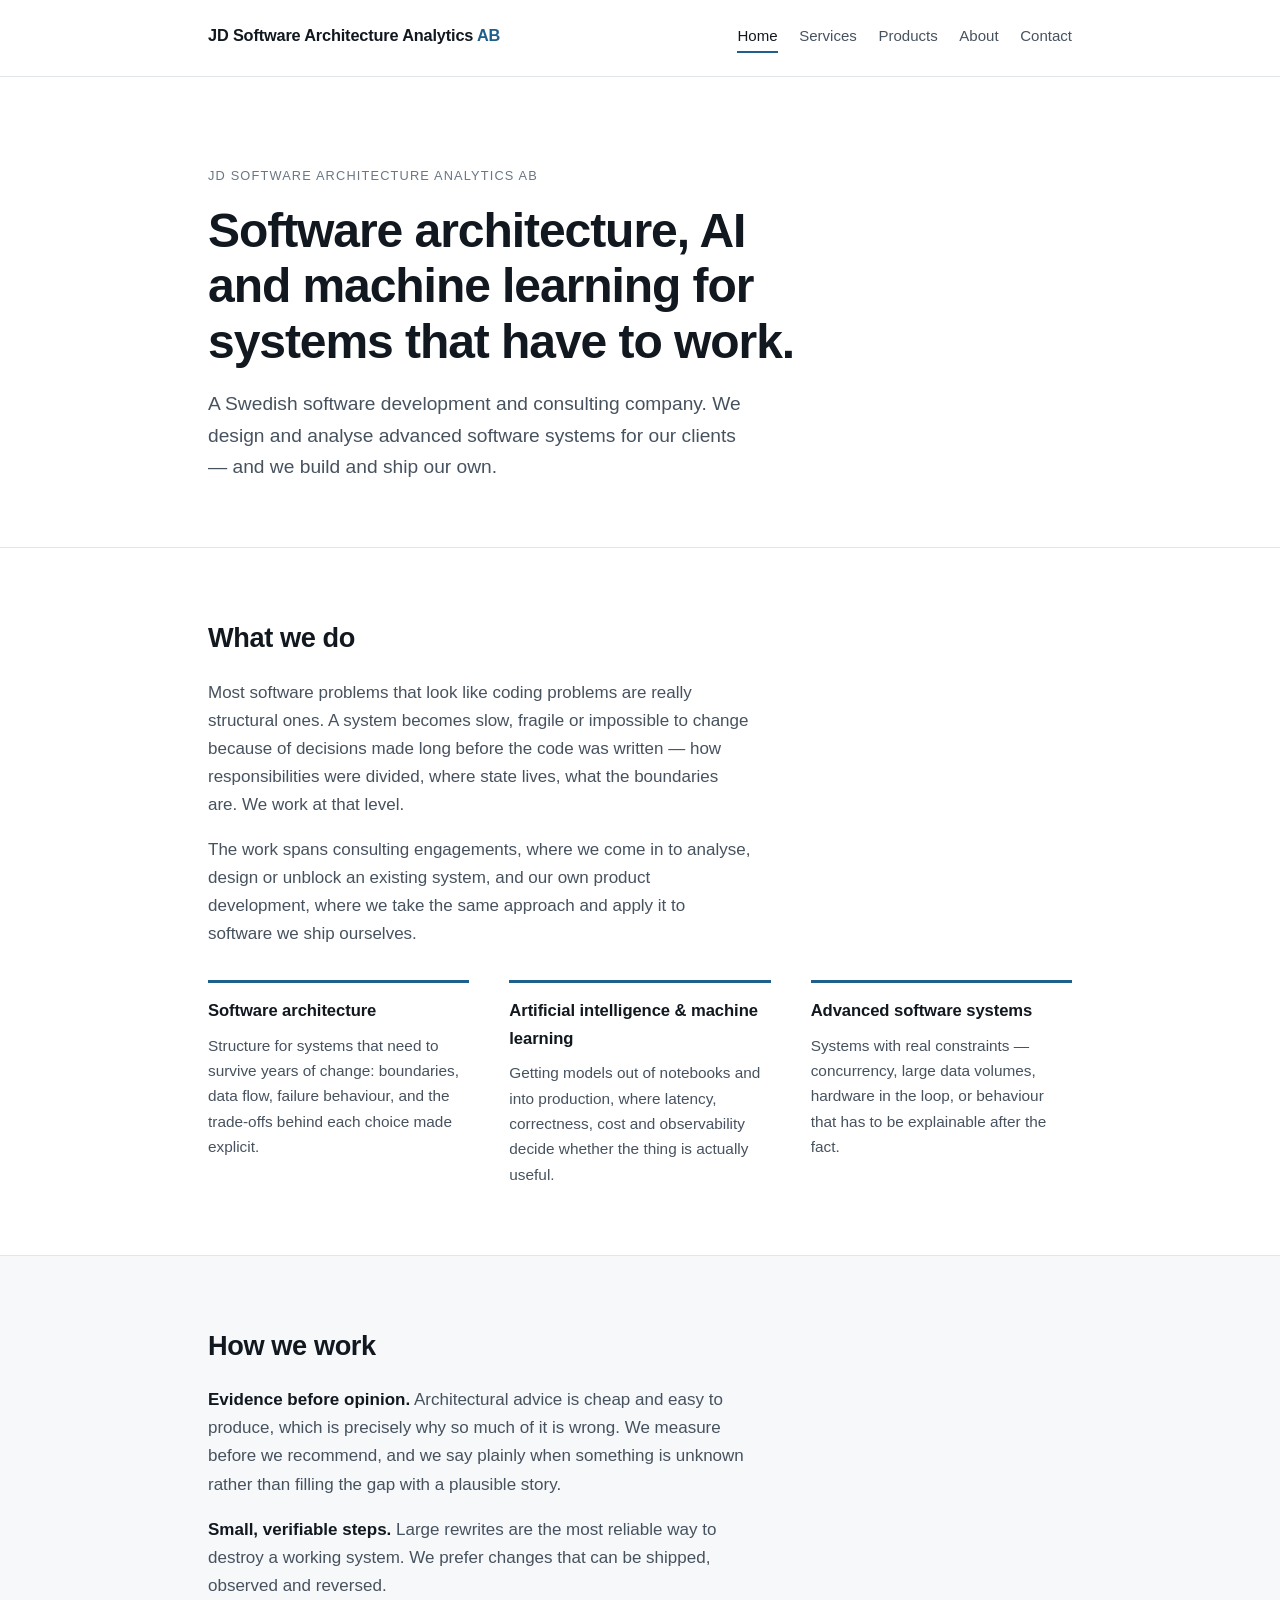
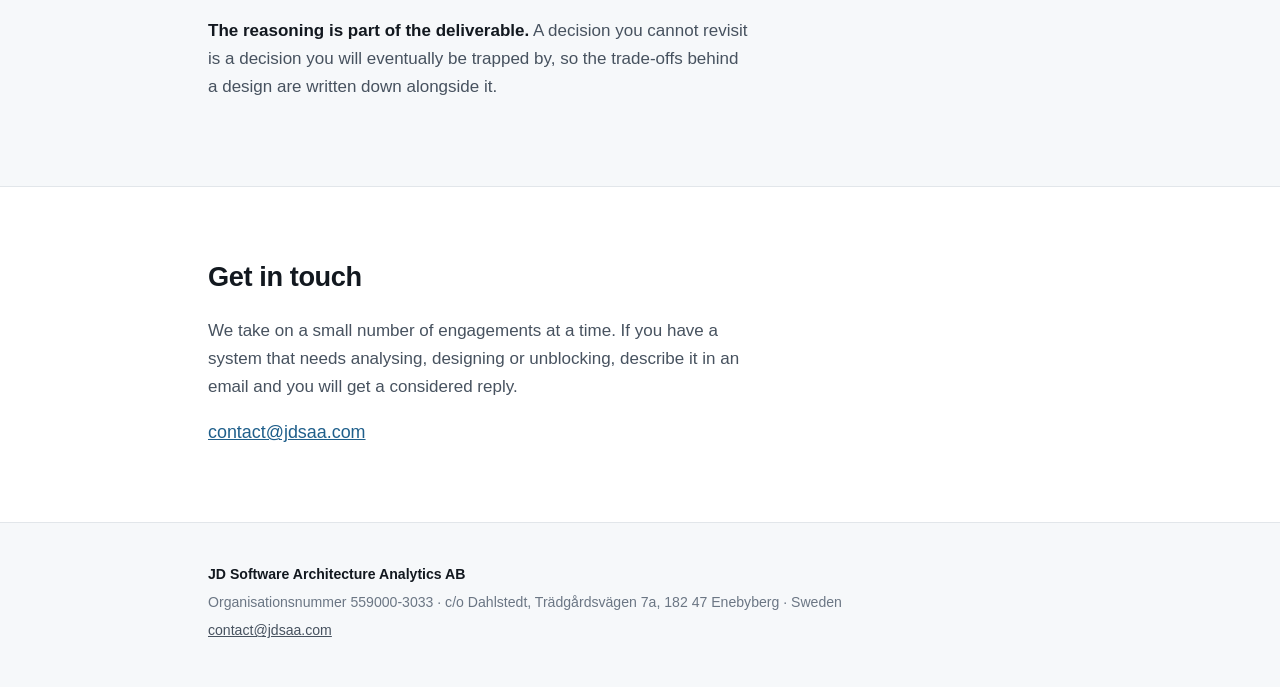
<file: index.html>
<!DOCTYPE html>
<html lang="en">
<head>
<meta charset="utf-8">
<meta name="viewport" content="width=device-width, initial-scale=1">
<title>JD Software Architecture Analytics AB — Software architecture, AI and machine learning</title>
<meta name="description" content="JD Software Architecture Analytics AB is a Swedish software development and consulting company specialising in software architecture, artificial intelligence, machine learning and advanced software systems.">
<link rel="stylesheet" href="/style.css">
</head>
<body>

<header class="site-header">
  <div class="wrap">
    <a class="wordmark" href="/">JD Software Architecture Analytics <span>AB</span></a>
    <nav>
      <a href="/" aria-current="page">Home</a>
      <a href="/services.html">Services</a>
      <a href="/products.html">Products</a>
      <a href="/about.html">About</a>
      <a href="/contact.html">Contact</a>
    </nav>
  </div>
</header>

<main>

<div class="hero">
  <div class="wrap">
    <p class="legal-name">JD Software Architecture Analytics AB</p>
    <h1>Software architecture, AI and machine learning for systems that have to work.</h1>
    <p class="lede">A Swedish software development and consulting company. We design and analyse advanced software systems for our clients &mdash; and we build and ship our own.</p>
  </div>
</div>

<section>
  <div class="wrap">
    <h2>What we do</h2>
    <p>Most software problems that look like coding problems are really structural ones. A system becomes slow, fragile or impossible to change because of decisions made long before the code was written &mdash; how responsibilities were divided, where state lives, what the boundaries are. We work at that level.</p>
    <p>The work spans consulting engagements, where we come in to analyse, design or unblock an existing system, and our own product development, where we take the same approach and apply it to software we ship ourselves.</p>

    <div class="grid">
      <div class="item">
        <h3>Software architecture</h3>
        <p>Structure for systems that need to survive years of change: boundaries, data flow, failure behaviour, and the trade-offs behind each choice made explicit.</p>
      </div>
      <div class="item">
        <h3>Artificial intelligence &amp; machine learning</h3>
        <p>Getting models out of notebooks and into production, where latency, correctness, cost and observability decide whether the thing is actually useful.</p>
      </div>
      <div class="item">
        <h3>Advanced software systems</h3>
        <p>Systems with real constraints &mdash; concurrency, large data volumes, hardware in the loop, or behaviour that has to be explainable after the fact.</p>
      </div>
    </div>
  </div>
</section>

<section class="tinted">
  <div class="wrap">
    <h2>How we work</h2>
    <p><strong>Evidence before opinion.</strong> Architectural advice is cheap and easy to produce, which is precisely why so much of it is wrong. We measure before we recommend, and we say plainly when something is unknown rather than filling the gap with a plausible story.</p>
    <p><strong>Small, verifiable steps.</strong> Large rewrites are the most reliable way to destroy a working system. We prefer changes that can be shipped, observed and reversed.</p>
    <p><strong>The reasoning is part of the deliverable.</strong> A decision you cannot revisit is a decision you will eventually be trapped by, so the trade-offs behind a design are written down alongside it.</p>
  </div>
</section>

<section>
  <div class="wrap">
    <h2>Get in touch</h2>
    <p>We take on a small number of engagements at a time. If you have a system that needs analysing, designing or unblocking, describe it in an email and you will get a considered reply.</p>
    <p class="contact-line"><a href="mailto:contact@jdsaa.com">contact@jdsaa.com</a></p>
  </div>
</section>

</main>

<footer class="site-footer">
  <div class="wrap">
    <p class="entity">JD Software Architecture Analytics AB</p>
    <p>Organisationsnummer 559000-3033 &middot; c/o Dahlstedt, Trädgårdsvägen 7a, 182 47 Enebyberg &middot; Sweden</p>
    <p><a href="mailto:contact@jdsaa.com">contact@jdsaa.com</a></p>
  </div>
</footer>

</body>
</html>
</file>
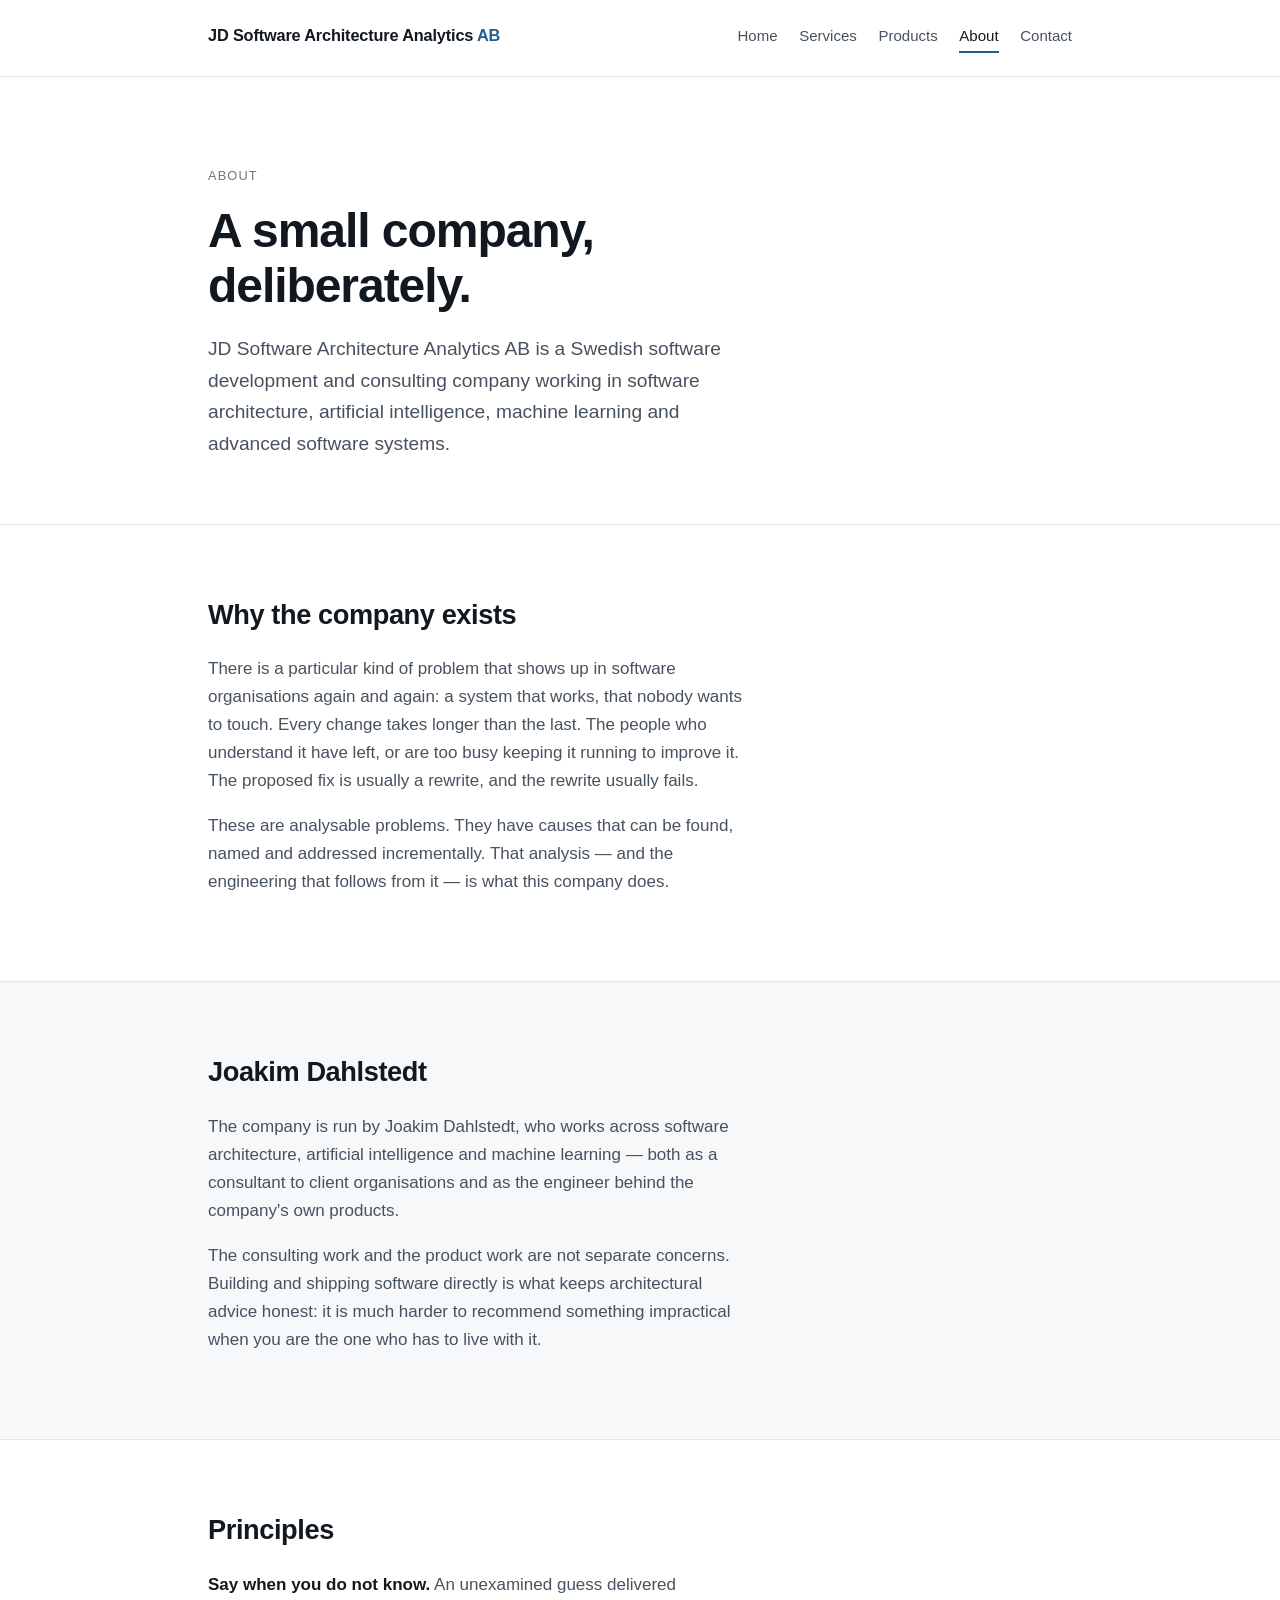
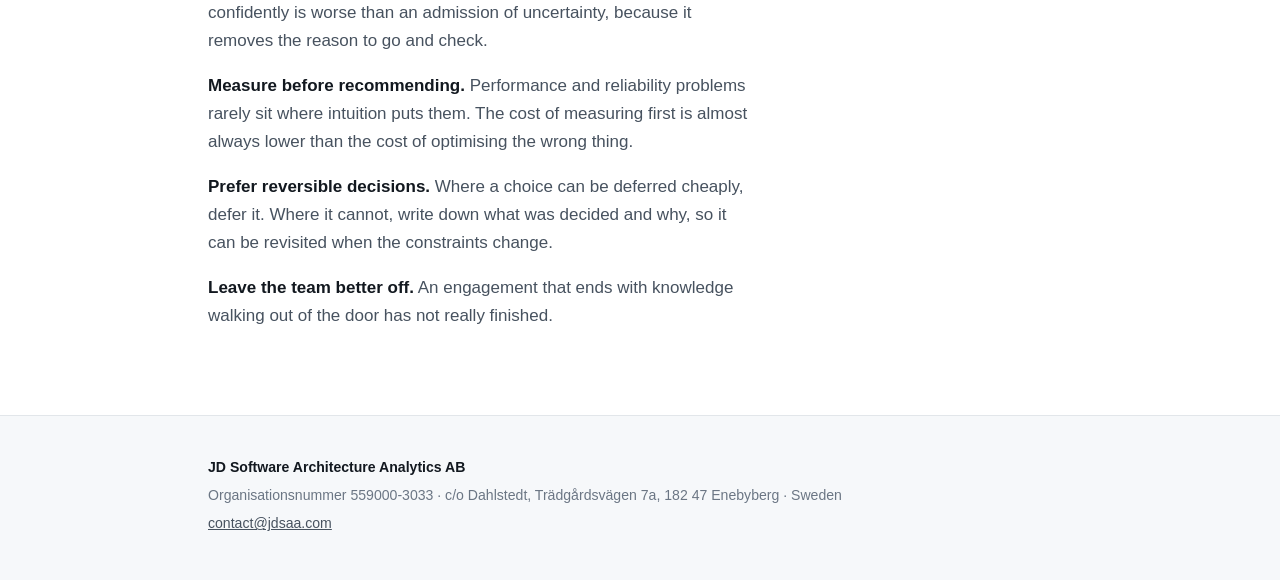
<file: about.html>
<!DOCTYPE html>
<html lang="en">
<head>
<meta charset="utf-8">
<meta name="viewport" content="width=device-width, initial-scale=1">
<title>About — JD Software Architecture Analytics AB</title>
<meta name="description" content="About JD Software Architecture Analytics AB, a Swedish software development and consulting company working in software architecture, artificial intelligence and machine learning.">
<link rel="stylesheet" href="/style.css">
</head>
<body>

<header class="site-header">
  <div class="wrap">
    <a class="wordmark" href="/">JD Software Architecture Analytics <span>AB</span></a>
    <nav>
      <a href="/">Home</a>
      <a href="/services.html">Services</a>
      <a href="/products.html">Products</a>
      <a href="/about.html" aria-current="page">About</a>
      <a href="/contact.html">Contact</a>
    </nav>
  </div>
</header>

<main>

<div class="hero">
  <div class="wrap">
    <p class="legal-name">About</p>
    <h1>A small company, deliberately.</h1>
    <p class="lede">JD Software Architecture Analytics AB is a Swedish software development and consulting company working in software architecture, artificial intelligence, machine learning and advanced software systems.</p>
  </div>
</div>

<section>
  <div class="wrap">
    <h2>Why the company exists</h2>
    <p>There is a particular kind of problem that shows up in software organisations again and again: a system that works, that nobody wants to touch. Every change takes longer than the last. The people who understand it have left, or are too busy keeping it running to improve it. The proposed fix is usually a rewrite, and the rewrite usually fails.</p>
    <p>These are analysable problems. They have causes that can be found, named and addressed incrementally. That analysis &mdash; and the engineering that follows from it &mdash; is what this company does.</p>
  </div>
</section>

<section class="tinted">
  <div class="wrap">
    <h2>Joakim Dahlstedt</h2>
    <!-- Optional: add career specifics here (previous roles, notable systems, years of
         experience). The page stands on its own without them, but a reviewer or client
         reading this page will find concrete history more persuasive than approach alone. -->
    <p>The company is run by Joakim Dahlstedt, who works across software architecture, artificial intelligence and machine learning &mdash; both as a consultant to client organisations and as the engineer behind the company's own products.</p>
    <p>The consulting work and the product work are not separate concerns. Building and shipping software directly is what keeps architectural advice honest: it is much harder to recommend something impractical when you are the one who has to live with it.</p>
  </div>
</section>

<section>
  <div class="wrap">
    <h2>Principles</h2>
    <p><strong>Say when you do not know.</strong> An unexamined guess delivered confidently is worse than an admission of uncertainty, because it removes the reason to go and check.</p>
    <p><strong>Measure before recommending.</strong> Performance and reliability problems rarely sit where intuition puts them. The cost of measuring first is almost always lower than the cost of optimising the wrong thing.</p>
    <p><strong>Prefer reversible decisions.</strong> Where a choice can be deferred cheaply, defer it. Where it cannot, write down what was decided and why, so it can be revisited when the constraints change.</p>
    <p><strong>Leave the team better off.</strong> An engagement that ends with knowledge walking out of the door has not really finished.</p>
  </div>
</section>

</main>

<footer class="site-footer">
  <div class="wrap">
    <p class="entity">JD Software Architecture Analytics AB</p>
    <p>Organisationsnummer 559000-3033 &middot; c/o Dahlstedt, Trädgårdsvägen 7a, 182 47 Enebyberg &middot; Sweden</p>
    <p><a href="mailto:contact@jdsaa.com">contact@jdsaa.com</a></p>
  </div>
</footer>

</body>
</html>
</file>
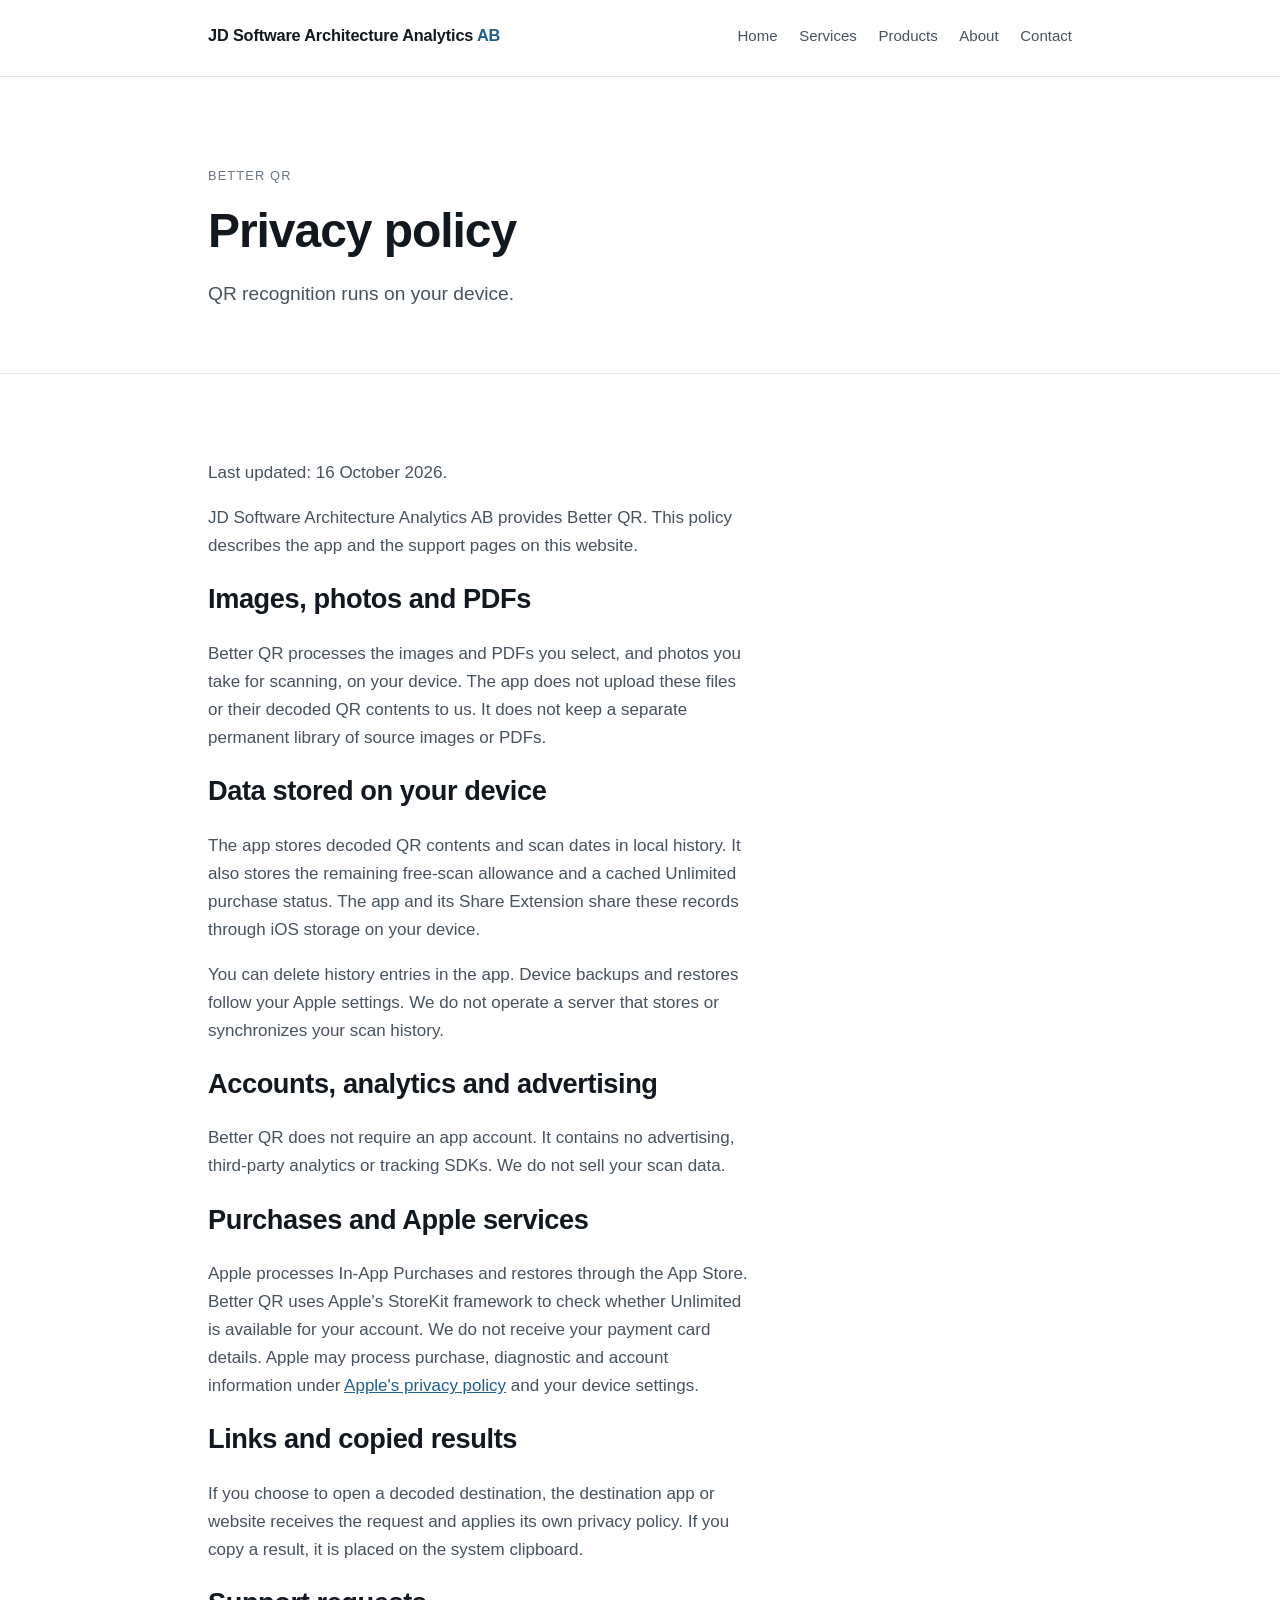
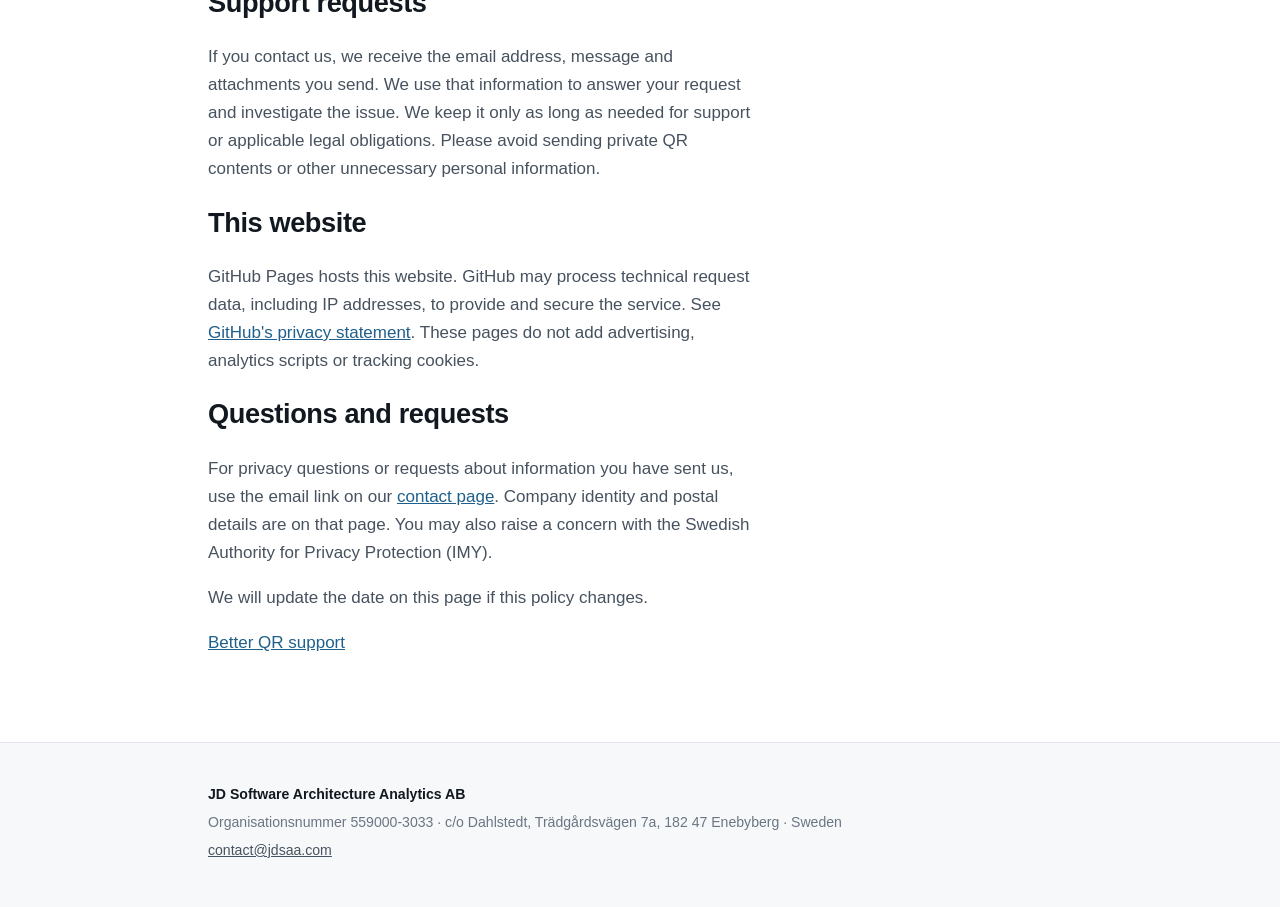
<file: better-qr-privacy.html>
<!DOCTYPE html>
<html lang="en">
<head>
<meta charset="utf-8">
<meta name="viewport" content="width=device-width, initial-scale=1">
<title>Better QR privacy policy — JD Software Architecture Analytics AB</title>
<meta name="description" content="How Better QR handles scans, local history, purchases and support requests.">
<link rel="stylesheet" href="/style.css">
</head>
<body>

<header class="site-header">
  <div class="wrap">
    <a class="wordmark" href="/">JD Software Architecture Analytics <span>AB</span></a>
    <nav>
      <a href="/">Home</a>
      <a href="/services.html">Services</a>
      <a href="/products.html">Products</a>
      <a href="/about.html">About</a>
      <a href="/contact.html">Contact</a>
    </nav>
  </div>
</header>

<main>

<div class="hero"><div class="wrap">
  <p class="legal-name">Better QR</p>
  <h1>Privacy policy</h1>
  <p class="lede">QR recognition runs on your device.</p>
</div></div>
<section><div class="wrap">
  <p>Last updated: 16 October 2026.</p>
  <p>JD Software Architecture Analytics AB provides Better QR. This policy describes the app and the support pages on this website.</p>
  <h2>Images, photos and PDFs</h2>
  <p>Better QR processes the images and PDFs you select, and photos you take for scanning, on your device. The app does not upload these files or their decoded QR contents to us. It does not keep a separate permanent library of source images or PDFs.</p>
  <h2>Data stored on your device</h2>
  <p>The app stores decoded QR contents and scan dates in local history. It also stores the remaining free-scan allowance and a cached Unlimited purchase status. The app and its Share Extension share these records through iOS storage on your device.</p>
  <p>You can delete history entries in the app. Device backups and restores follow your Apple settings. We do not operate a server that stores or synchronizes your scan history.</p>
  <h2>Accounts, analytics and advertising</h2>
  <p>Better QR does not require an app account. It contains no advertising, third-party analytics or tracking SDKs. We do not sell your scan data.</p>
  <h2>Purchases and Apple services</h2>
  <p>Apple processes In-App Purchases and restores through the App Store. Better QR uses Apple's StoreKit framework to check whether Unlimited is available for your account. We do not receive your payment card details. Apple may process purchase, diagnostic and account information under <a href="https://www.apple.com/legal/privacy/">Apple's privacy policy</a> and your device settings.</p>
  <h2>Links and copied results</h2>
  <p>If you choose to open a decoded destination, the destination app or website receives the request and applies its own privacy policy. If you copy a result, it is placed on the system clipboard.</p>
  <h2>Support requests</h2>
  <p>If you contact us, we receive the email address, message and attachments you send. We use that information to answer your request and investigate the issue. We keep it only as long as needed for support or applicable legal obligations. Please avoid sending private QR contents or other unnecessary personal information.</p>
  <h2>This website</h2>
  <p>GitHub Pages hosts this website. GitHub may process technical request data, including IP addresses, to provide and secure the service. See <a href="https://docs.github.com/en/site-policy/privacy-policies/github-general-privacy-statement">GitHub's privacy statement</a>. These pages do not add advertising, analytics scripts or tracking cookies.</p>
  <h2>Questions and requests</h2>
  <p>For privacy questions or requests about information you have sent us, use the email link on our <a href="/contact.html">contact page</a>. Company identity and postal details are on that page. You may also raise a concern with the Swedish Authority for Privacy Protection (IMY).</p>
  <p>We will update the date on this page if this policy changes.</p>
  <p><a href="/better-qr-support.html">Better QR support</a></p>
</div></section>
</main>

<footer class="site-footer">
  <div class="wrap">
    <p class="entity">JD Software Architecture Analytics AB</p>
    <p>Organisationsnummer 559000-3033 &middot; c/o Dahlstedt, Trädgårdsvägen 7a, 182 47 Enebyberg &middot; Sweden</p>
    <p><a href="mailto:contact@jdsaa.com">contact@jdsaa.com</a></p>
  </div>
</footer>

</body>
</html>
</file>
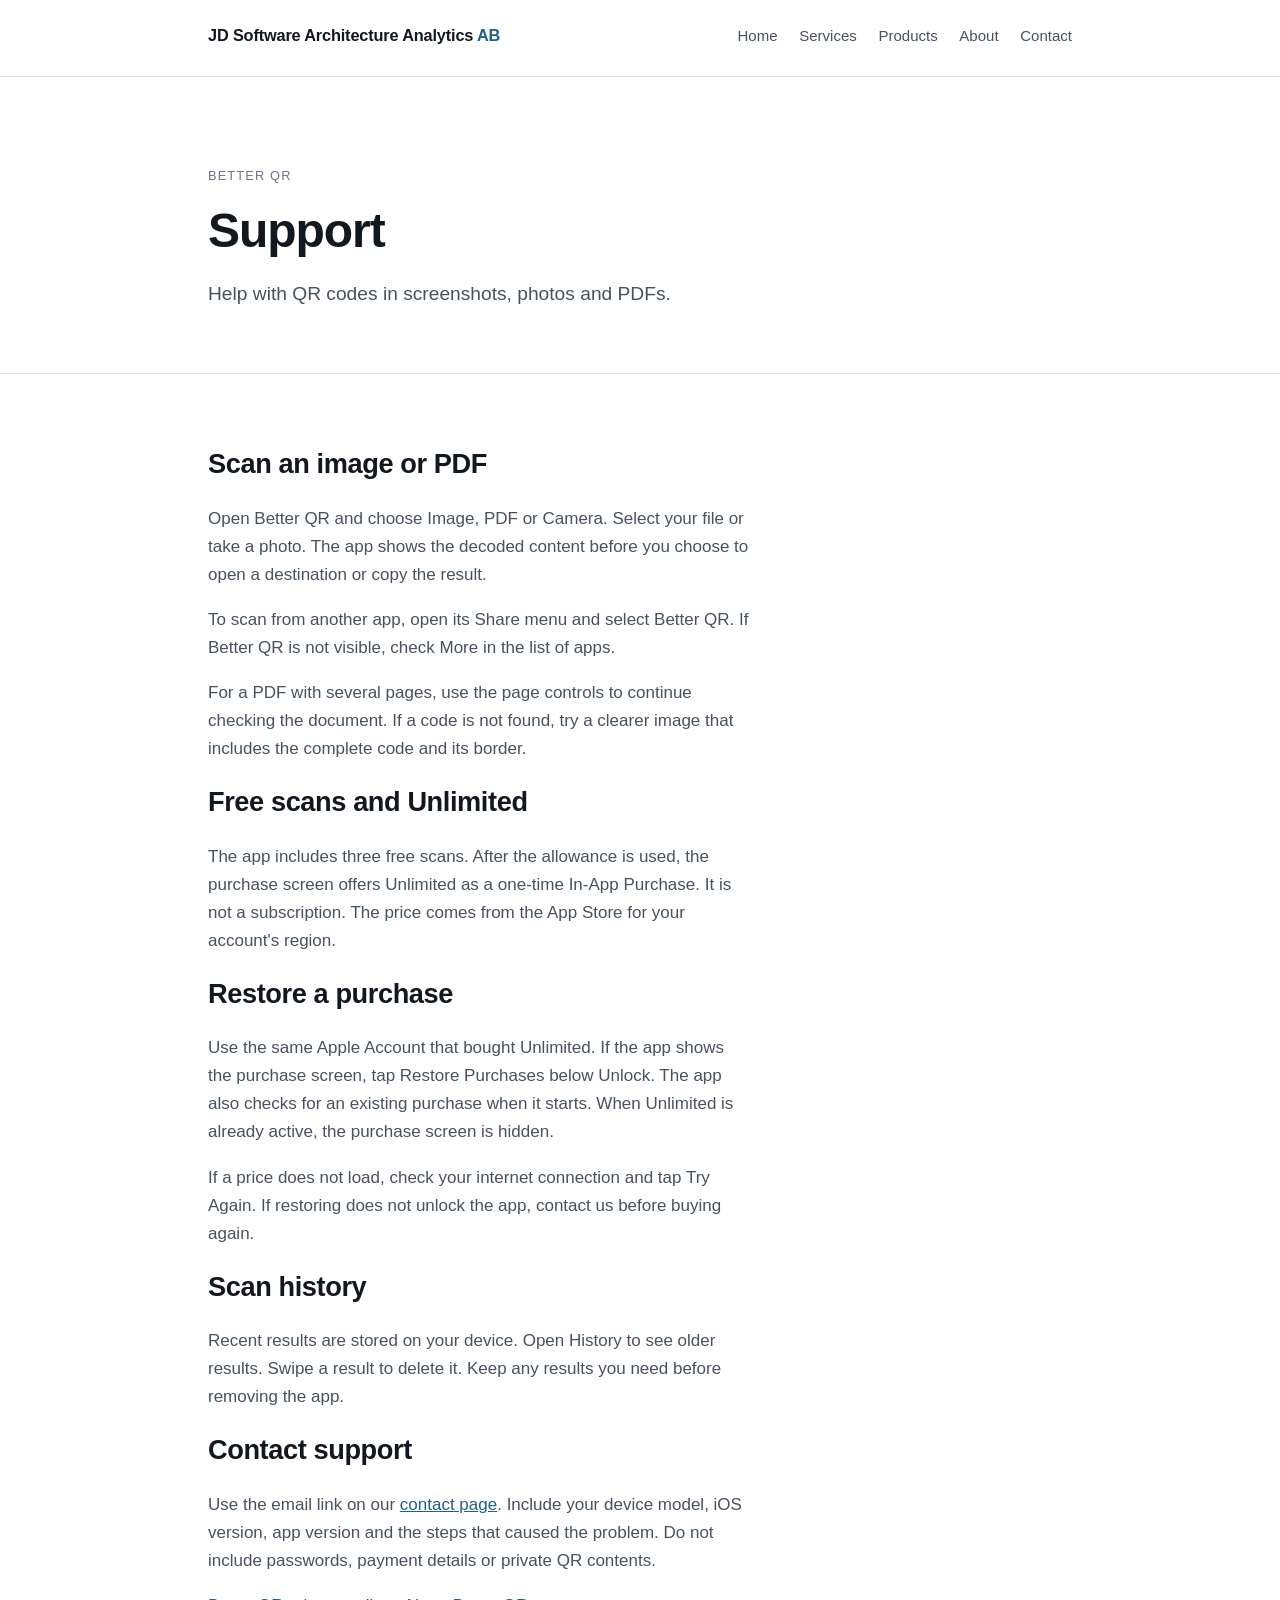
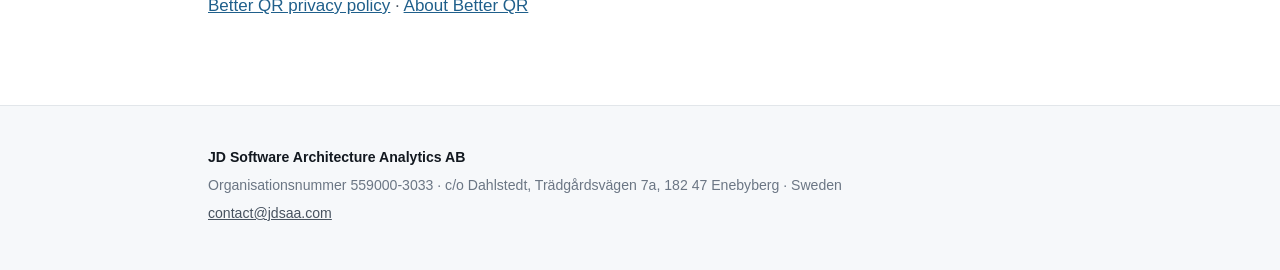
<file: better-qr-support.html>
<!DOCTYPE html>
<html lang="en">
<head>
<meta charset="utf-8">
<meta name="viewport" content="width=device-width, initial-scale=1">
<title>Better QR support — JD Software Architecture Analytics AB</title>
<meta name="description" content="Help with Better QR: scan images and PDFs, use sharing, and restore Unlimited.">
<link rel="stylesheet" href="/style.css">
</head>
<body>

<header class="site-header">
  <div class="wrap">
    <a class="wordmark" href="/">JD Software Architecture Analytics <span>AB</span></a>
    <nav>
      <a href="/">Home</a>
      <a href="/services.html">Services</a>
      <a href="/products.html">Products</a>
      <a href="/about.html">About</a>
      <a href="/contact.html">Contact</a>
    </nav>
  </div>
</header>

<main>

<div class="hero"><div class="wrap">
  <p class="legal-name">Better QR</p>
  <h1>Support</h1>
  <p class="lede">Help with QR codes in screenshots, photos and PDFs.</p>
</div></div>
<section><div class="wrap">
  <h2>Scan an image or PDF</h2>
  <p>Open Better QR and choose Image, PDF or Camera. Select your file or take a photo. The app shows the decoded content before you choose to open a destination or copy the result.</p>
  <p>To scan from another app, open its Share menu and select Better QR. If Better QR is not visible, check More in the list of apps.</p>
  <p>For a PDF with several pages, use the page controls to continue checking the document. If a code is not found, try a clearer image that includes the complete code and its border.</p>
  <h2>Free scans and Unlimited</h2>
  <p>The app includes three free scans. After the allowance is used, the purchase screen offers Unlimited as a one-time In-App Purchase. It is not a subscription. The price comes from the App Store for your account's region.</p>
  <h2>Restore a purchase</h2>
  <p>Use the same Apple Account that bought Unlimited. If the app shows the purchase screen, tap Restore Purchases below Unlock. The app also checks for an existing purchase when it starts. When Unlimited is already active, the purchase screen is hidden.</p>
  <p>If a price does not load, check your internet connection and tap Try Again. If restoring does not unlock the app, contact us before buying again.</p>
  <h2>Scan history</h2>
  <p>Recent results are stored on your device. Open History to see older results. Swipe a result to delete it. Keep any results you need before removing the app.</p>
  <h2>Contact support</h2>
  <p>Use the email link on our <a href="/contact.html">contact page</a>. Include your device model, iOS version, app version and the steps that caused the problem. Do not include passwords, payment details or private QR contents.</p>
  <p><a href="/better-qr-privacy.html">Better QR privacy policy</a> · <a href="/products.html">About Better QR</a></p>
</div></section>
</main>

<footer class="site-footer">
  <div class="wrap">
    <p class="entity">JD Software Architecture Analytics AB</p>
    <p>Organisationsnummer 559000-3033 &middot; c/o Dahlstedt, Trädgårdsvägen 7a, 182 47 Enebyberg &middot; Sweden</p>
    <p><a href="mailto:contact@jdsaa.com">contact@jdsaa.com</a></p>
  </div>
</footer>

</body>
</html>
</file>
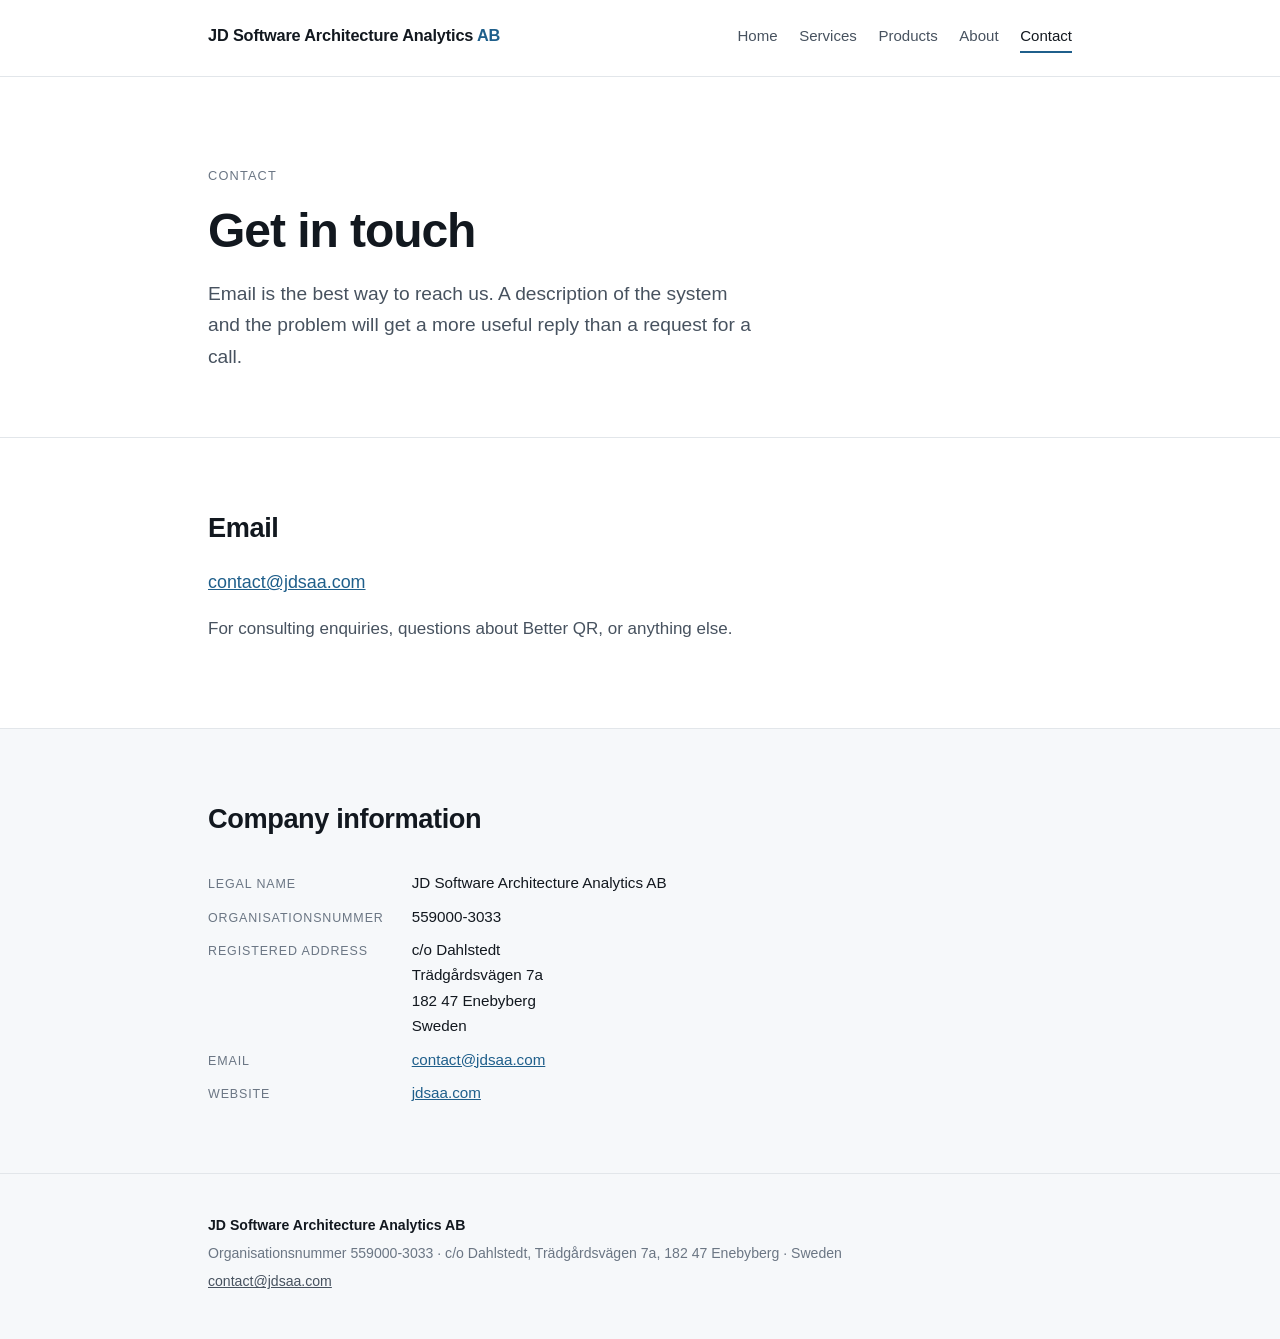
<file: contact.html>
<!DOCTYPE html>
<html lang="en">
<head>
<meta charset="utf-8">
<meta name="viewport" content="width=device-width, initial-scale=1">
<title>Contact — JD Software Architecture Analytics AB</title>
<meta name="description" content="Contact details and company information for JD Software Architecture Analytics AB, a Swedish software development and consulting company.">
<link rel="stylesheet" href="/style.css">
</head>
<body>

<header class="site-header">
  <div class="wrap">
    <a class="wordmark" href="/">JD Software Architecture Analytics <span>AB</span></a>
    <nav>
      <a href="/">Home</a>
      <a href="/services.html">Services</a>
      <a href="/products.html">Products</a>
      <a href="/about.html">About</a>
      <a href="/contact.html" aria-current="page">Contact</a>
    </nav>
  </div>
</header>

<main>

<div class="hero">
  <div class="wrap">
    <p class="legal-name">Contact</p>
    <h1>Get in touch</h1>
    <p class="lede">Email is the best way to reach us. A description of the system and the problem will get a more useful reply than a request for a call.</p>
  </div>
</div>

<section>
  <div class="wrap">
    <h2>Email</h2>
    <p class="contact-line"><a href="mailto:contact@jdsaa.com">contact@jdsaa.com</a></p>
    <p>For consulting enquiries, questions about Better QR, or anything else.</p>
  </div>
</section>

<section class="tinted">
  <div class="wrap">
    <h2>Company information</h2>
    <dl class="facts">
      <dt>Legal name</dt>
      <dd>JD Software Architecture Analytics AB</dd>
      <dt>Organisationsnummer</dt>
      <dd>559000-3033</dd>
      <dt>Registered address</dt>
      <dd>c/o Dahlstedt<br>Trädgårdsvägen 7a<br>182 47 Enebyberg<br>Sweden</dd>
      <dt>Email</dt>
      <dd><a href="mailto:contact@jdsaa.com">contact@jdsaa.com</a></dd>
      <dt>Website</dt>
      <dd><a href="https://jdsaa.com/">jdsaa.com</a></dd>
    </dl>
  </div>
</section>

</main>

<footer class="site-footer">
  <div class="wrap">
    <p class="entity">JD Software Architecture Analytics AB</p>
    <p>Organisationsnummer 559000-3033 &middot; c/o Dahlstedt, Trädgårdsvägen 7a, 182 47 Enebyberg &middot; Sweden</p>
    <p><a href="mailto:contact@jdsaa.com">contact@jdsaa.com</a></p>
  </div>
</footer>

</body>
</html>
</file>
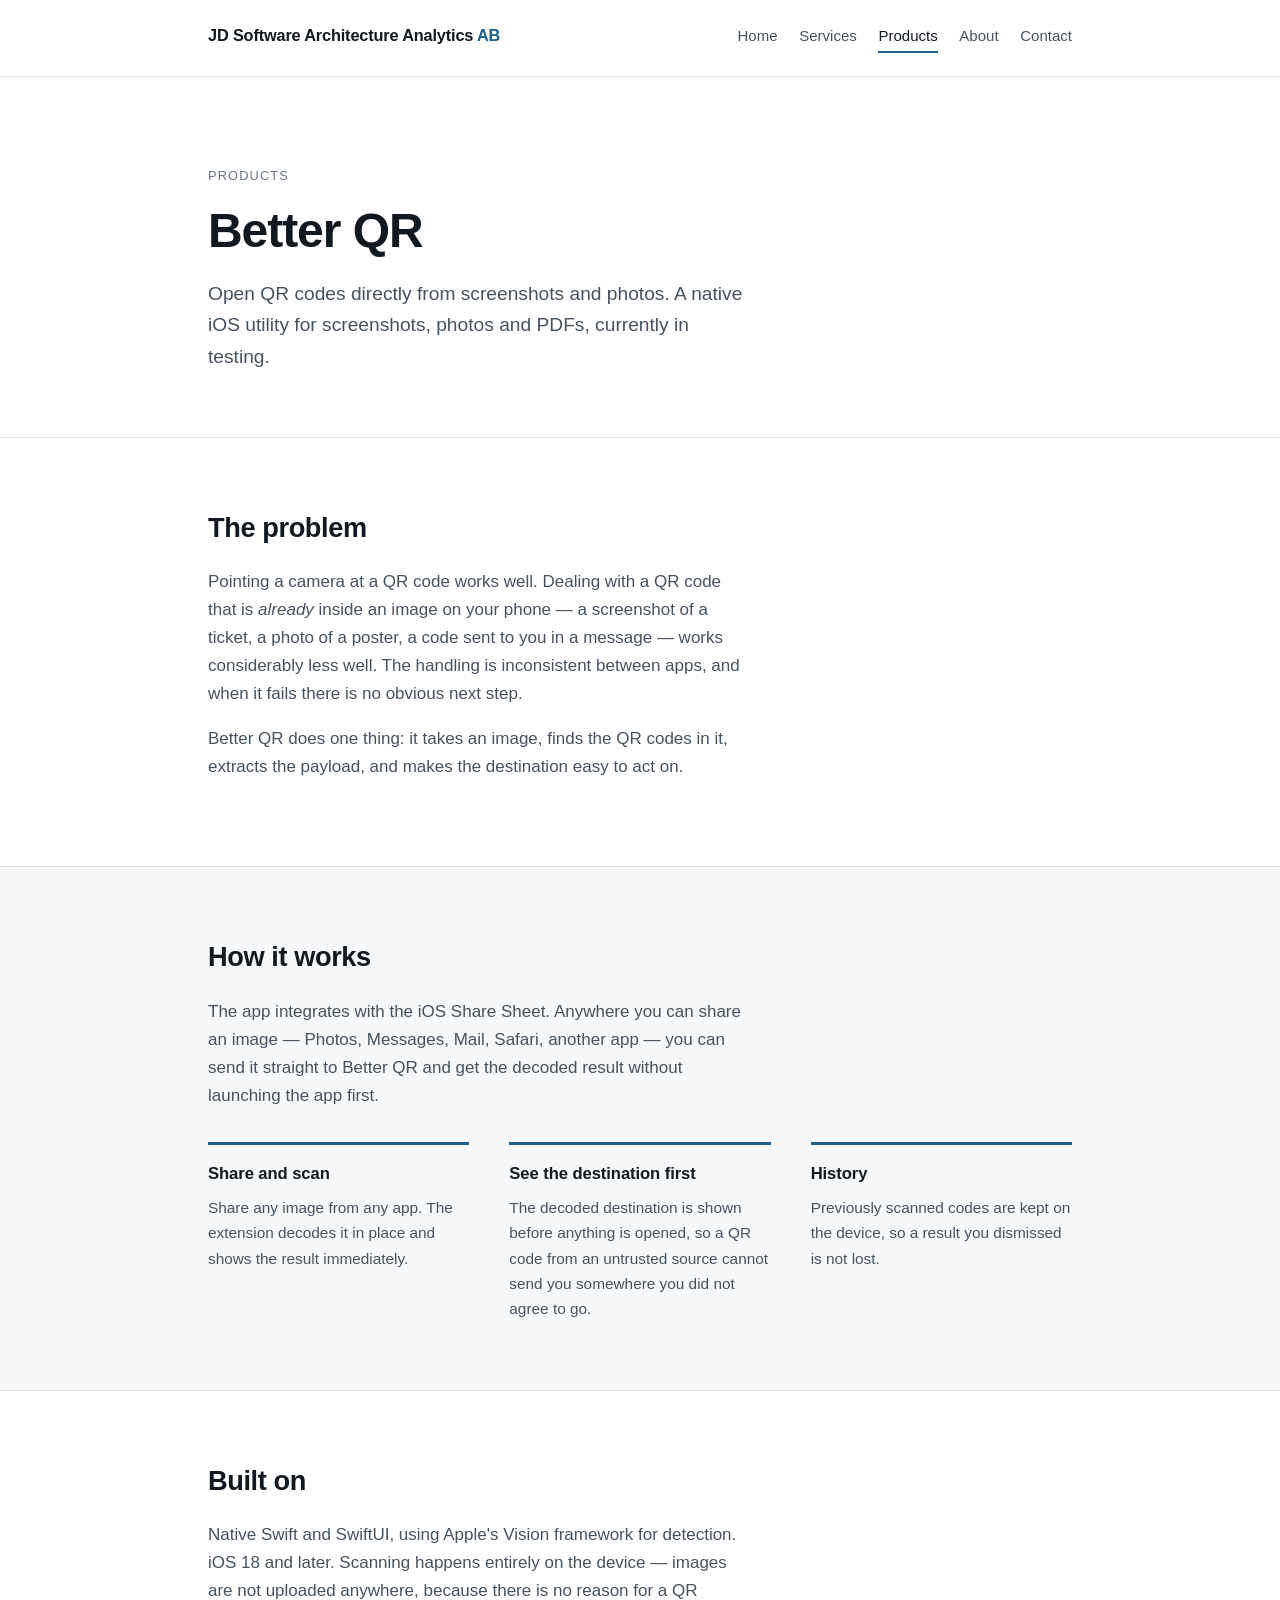
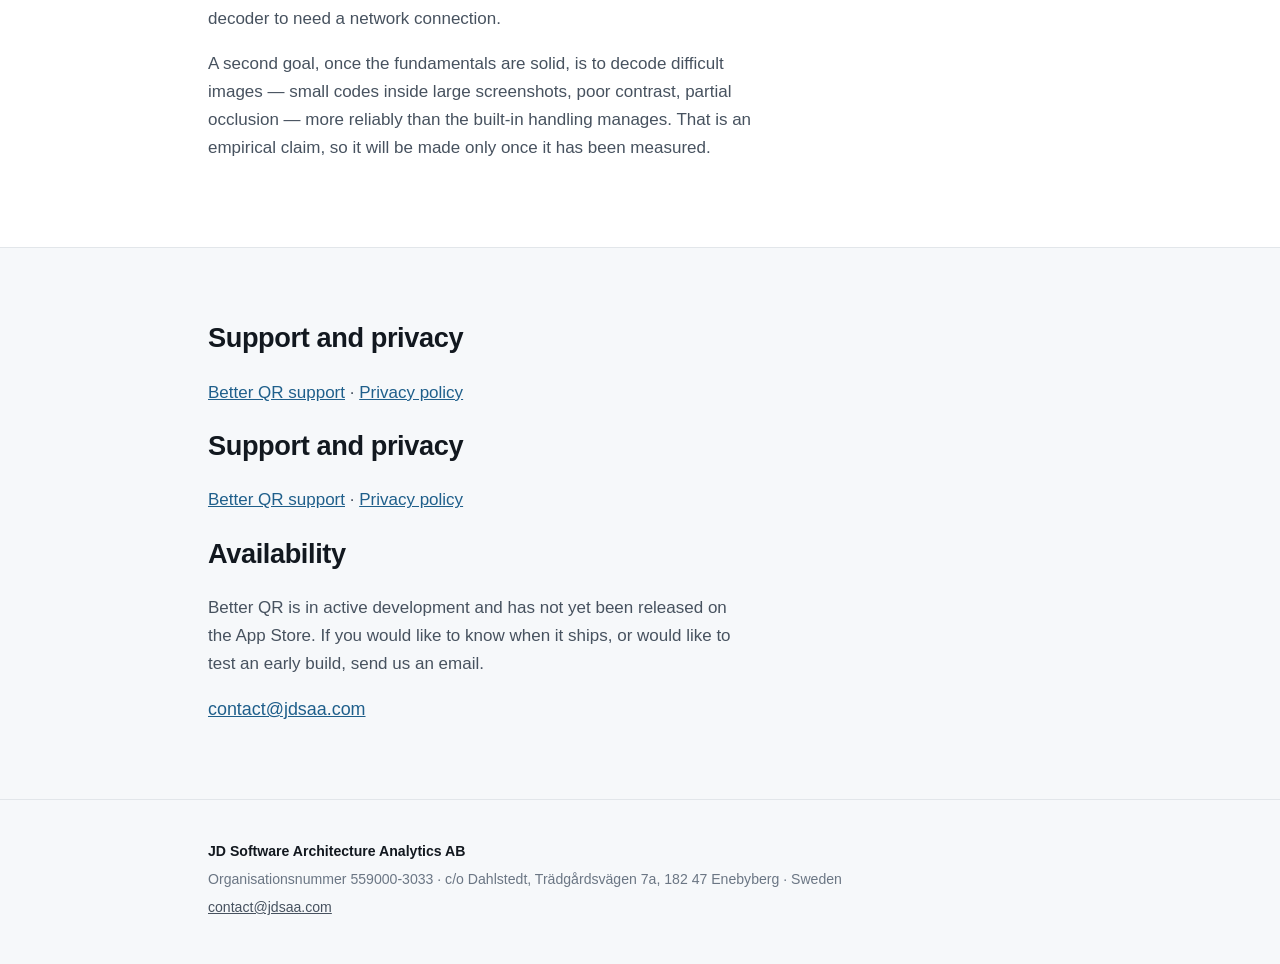
<file: products.html>
<!DOCTYPE html>
<html lang="en">
<head>
<meta charset="utf-8">
<meta name="viewport" content="width=device-width, initial-scale=1">
<title>Products — JD Software Architecture Analytics AB</title>
<meta name="description" content="Better QR — an iOS utility from JD Software Architecture Analytics AB that reads QR codes out of screenshots and photos through the iOS Share Sheet. Currently in testing.">
<link rel="stylesheet" href="/style.css">
</head>
<body>

<header class="site-header">
  <div class="wrap">
    <a class="wordmark" href="/">JD Software Architecture Analytics <span>AB</span></a>
    <nav>
      <a href="/">Home</a>
      <a href="/services.html">Services</a>
      <a href="/products.html" aria-current="page">Products</a>
      <a href="/about.html">About</a>
      <a href="/contact.html">Contact</a>
    </nav>
  </div>
</header>

<main>

<div class="hero">
  <div class="wrap">
    <p class="legal-name">Products</p>
    <h1>Better QR</h1>
    <p class="lede">Open QR codes directly from screenshots and photos. A native iOS utility for screenshots, photos and PDFs, currently in testing.</p>
  </div>
</div>

<section>
  <div class="wrap">
    <h2>The problem</h2>
    <p>Pointing a camera at a QR code works well. Dealing with a QR code that is <em>already</em> inside an image on your phone &mdash; a screenshot of a ticket, a photo of a poster, a code sent to you in a message &mdash; works considerably less well. The handling is inconsistent between apps, and when it fails there is no obvious next step.</p>
    <p>Better QR does one thing: it takes an image, finds the QR codes in it, extracts the payload, and makes the destination easy to act on.</p>
  </div>
</section>

<section class="tinted">
  <div class="wrap">
    <h2>How it works</h2>
    <p>The app integrates with the iOS Share Sheet. Anywhere you can share an image &mdash; Photos, Messages, Mail, Safari, another app &mdash; you can send it straight to Better QR and get the decoded result without launching the app first.</p>

    <div class="grid">
      <div class="item">
        <h3>Share and scan</h3>
        <p>Share any image from any app. The extension decodes it in place and shows the result immediately.</p>
      </div>
      <div class="item">
        <h3>See the destination first</h3>
        <p>The decoded destination is shown before anything is opened, so a QR code from an untrusted source cannot send you somewhere you did not agree to go.</p>
      </div>
      <div class="item">
        <h3>History</h3>
        <p>Previously scanned codes are kept on the device, so a result you dismissed is not lost.</p>
      </div>
    </div>
  </div>
</section>

<section>
  <div class="wrap">
    <h2>Built on</h2>
    <p>Native Swift and SwiftUI, using Apple's Vision framework for detection. iOS 18 and later. Scanning happens entirely on the device &mdash; images are not uploaded anywhere, because there is no reason for a QR decoder to need a network connection.</p>
    <p>A second goal, once the fundamentals are solid, is to decode difficult images &mdash; small codes inside large screenshots, poor contrast, partial occlusion &mdash; more reliably than the built-in handling manages. That is an empirical claim, so it will be made only once it has been measured.</p>
  </div>
</section>

<section class="tinted">
  <div class="wrap">
    <h2>Support and privacy</h2>
    <p><a href="/better-qr-support.html">Better QR support</a> · <a href="/better-qr-privacy.html">Privacy policy</a></p>
    <h2>Support and privacy</h2>
    <p><a href="/better-qr-support.html">Better QR support</a> · <a href="/better-qr-privacy.html">Privacy policy</a></p>
    <h2>Availability</h2>
    <p>Better QR is in active development and has not yet been released on the App Store. If you would like to know when it ships, or would like to test an early build, send us an email.</p>
    <p class="contact-line"><a href="mailto:contact@jdsaa.com">contact@jdsaa.com</a></p>
  </div>
</section>

</main>

<footer class="site-footer">
  <div class="wrap">
    <p class="entity">JD Software Architecture Analytics AB</p>
    <p>Organisationsnummer 559000-3033 &middot; c/o Dahlstedt, Trädgårdsvägen 7a, 182 47 Enebyberg &middot; Sweden</p>
    <p><a href="mailto:contact@jdsaa.com">contact@jdsaa.com</a></p>
  </div>
</footer>

</body>
</html>
</file>
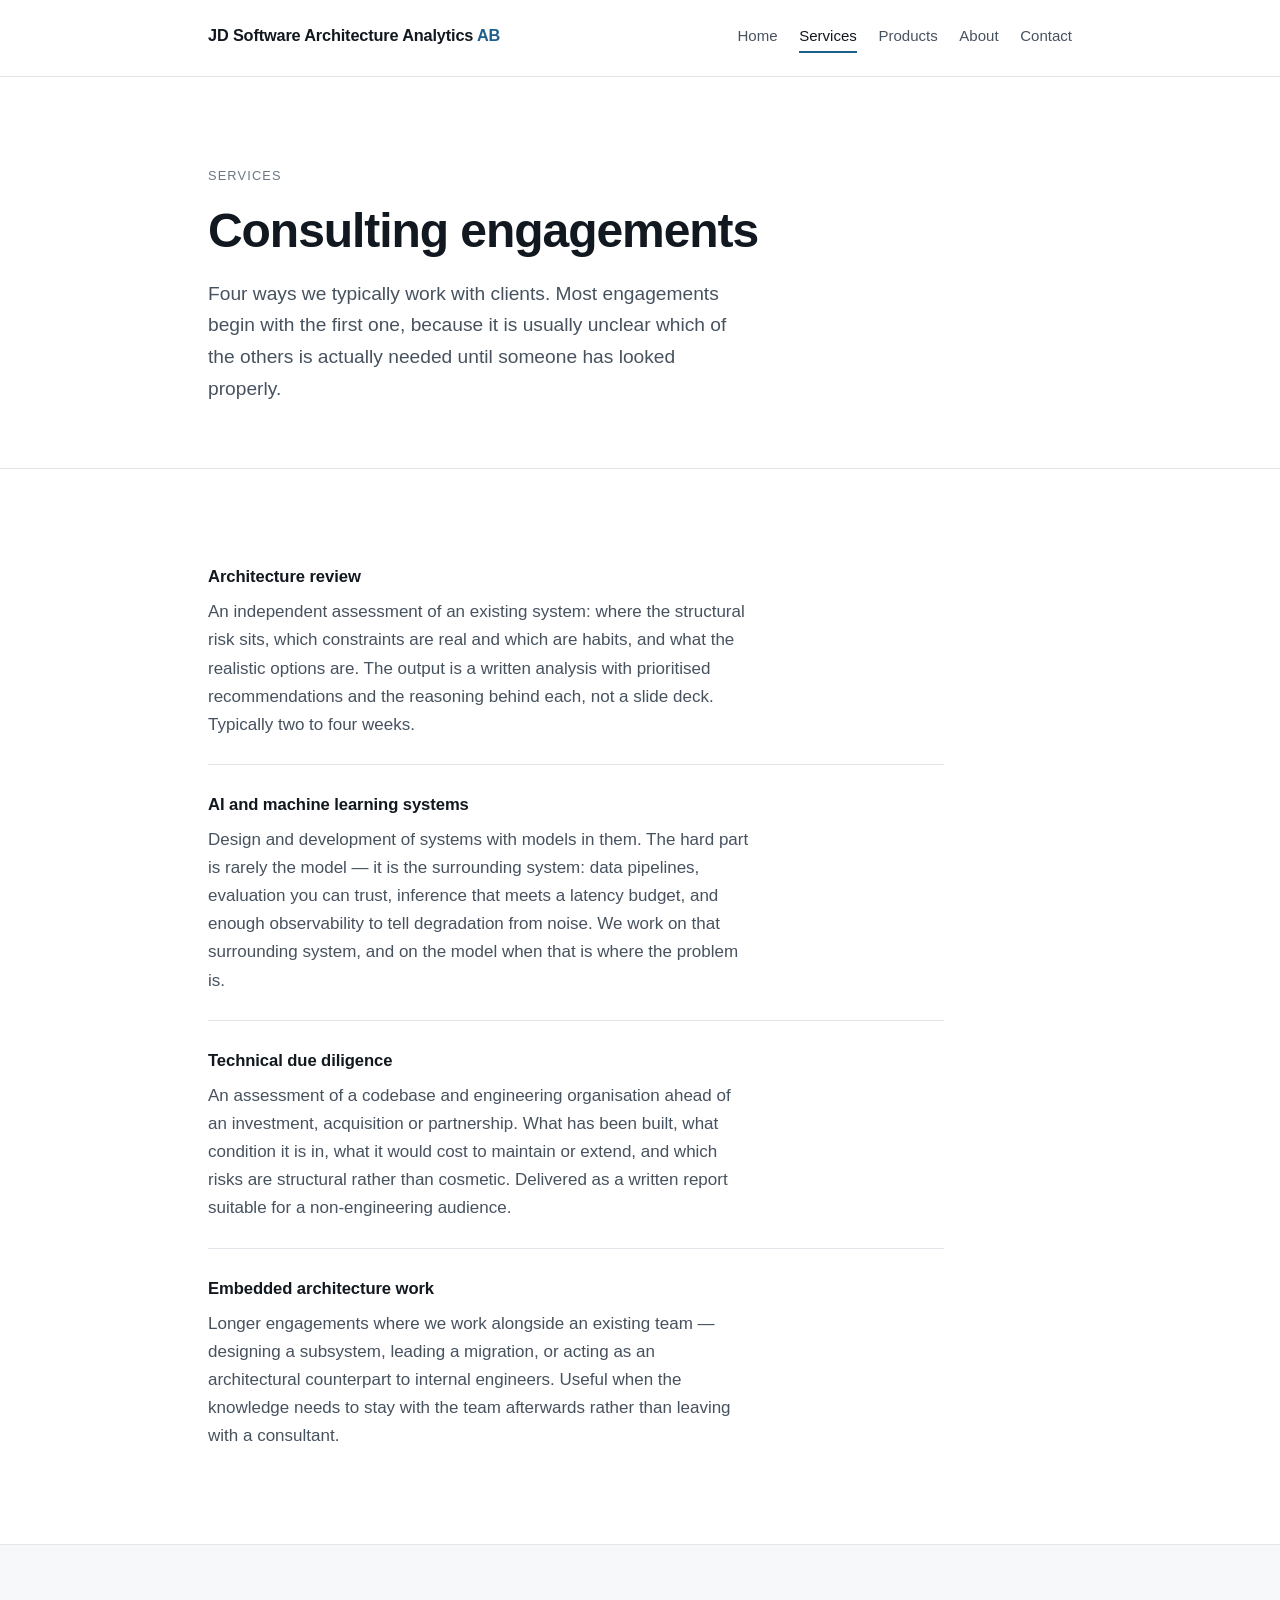
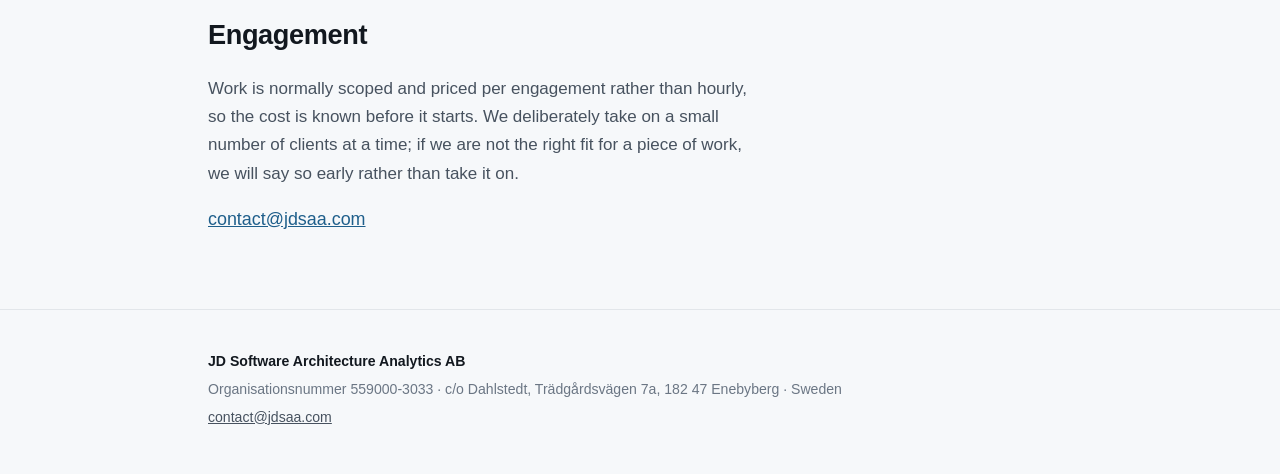
<file: services.html>
<!DOCTYPE html>
<html lang="en">
<head>
<meta charset="utf-8">
<meta name="viewport" content="width=device-width, initial-scale=1">
<title>Services — JD Software Architecture Analytics AB</title>
<meta name="description" content="Software architecture review, AI and machine learning system development, technical due diligence, and embedded architecture work from JD Software Architecture Analytics AB.">
<link rel="stylesheet" href="/style.css">
</head>
<body>

<header class="site-header">
  <div class="wrap">
    <a class="wordmark" href="/">JD Software Architecture Analytics <span>AB</span></a>
    <nav>
      <a href="/">Home</a>
      <a href="/services.html" aria-current="page">Services</a>
      <a href="/products.html">Products</a>
      <a href="/about.html">About</a>
      <a href="/contact.html">Contact</a>
    </nav>
  </div>
</header>

<main>

<div class="hero">
  <div class="wrap">
    <p class="legal-name">Services</p>
    <h1>Consulting engagements</h1>
    <p class="lede">Four ways we typically work with clients. Most engagements begin with the first one, because it is usually unclear which of the others is actually needed until someone has looked properly.</p>
  </div>
</div>

<section>
  <div class="wrap">

    <div class="service">
      <h3>Architecture review</h3>
      <p>An independent assessment of an existing system: where the structural risk sits, which constraints are real and which are habits, and what the realistic options are. The output is a written analysis with prioritised recommendations and the reasoning behind each, not a slide deck. Typically two to four weeks.</p>
    </div>

    <div class="service">
      <h3>AI and machine learning systems</h3>
      <p>Design and development of systems with models in them. The hard part is rarely the model &mdash; it is the surrounding system: data pipelines, evaluation you can trust, inference that meets a latency budget, and enough observability to tell degradation from noise. We work on that surrounding system, and on the model when that is where the problem is.</p>
    </div>

    <div class="service">
      <h3>Technical due diligence</h3>
      <p>An assessment of a codebase and engineering organisation ahead of an investment, acquisition or partnership. What has been built, what condition it is in, what it would cost to maintain or extend, and which risks are structural rather than cosmetic. Delivered as a written report suitable for a non-engineering audience.</p>
    </div>

    <div class="service">
      <h3>Embedded architecture work</h3>
      <p>Longer engagements where we work alongside an existing team &mdash; designing a subsystem, leading a migration, or acting as an architectural counterpart to internal engineers. Useful when the knowledge needs to stay with the team afterwards rather than leaving with a consultant.</p>
    </div>

  </div>
</section>

<section class="tinted">
  <div class="wrap">
    <h2>Engagement</h2>
    <p>Work is normally scoped and priced per engagement rather than hourly, so the cost is known before it starts. We deliberately take on a small number of clients at a time; if we are not the right fit for a piece of work, we will say so early rather than take it on.</p>
    <p class="contact-line"><a href="mailto:contact@jdsaa.com">contact@jdsaa.com</a></p>
  </div>
</section>

</main>

<footer class="site-footer">
  <div class="wrap">
    <p class="entity">JD Software Architecture Analytics AB</p>
    <p>Organisationsnummer 559000-3033 &middot; c/o Dahlstedt, Trädgårdsvägen 7a, 182 47 Enebyberg &middot; Sweden</p>
    <p><a href="mailto:contact@jdsaa.com">contact@jdsaa.com</a></p>
  </div>
</footer>

</body>
</html>
</file>
<file: style.css>
/* JD Software Architecture Analytics AB */

:root {
  --ink: #12181f;
  --ink-soft: #47525f;
  --ink-faint: #6b7684;
  --rule: #e2e6ea;
  --bg: #ffffff;
  --bg-alt: #f6f8fa;
  --accent: #1f5f8b;
  --accent-deep: #143f5e;
  --measure: 34rem;
  --gutter: clamp(1.25rem, 5vw, 4rem);
}

* { box-sizing: border-box; }

html { -webkit-text-size-adjust: 100%; }

body {
  margin: 0;
  background: var(--bg);
  color: var(--ink);
  font-family: -apple-system, BlinkMacSystemFont, "Segoe UI", Roboto,
    "Helvetica Neue", Arial, sans-serif;
  font-size: 17px;
  line-height: 1.65;
  -webkit-font-smoothing: antialiased;
}

.wrap {
  max-width: 62rem;
  margin: 0 auto;
  padding: 0 var(--gutter);
}

/* ---------- header ---------- */

.site-header {
  border-bottom: 1px solid var(--rule);
  background: var(--bg);
}

.site-header .wrap {
  display: flex;
  flex-wrap: wrap;
  align-items: baseline;
  gap: 0.5rem 2rem;
  padding-top: 1.4rem;
  padding-bottom: 1.4rem;
}

.wordmark {
  font-weight: 700;
  font-size: 1.02rem;
  letter-spacing: -0.01em;
  color: var(--ink);
  text-decoration: none;
  white-space: nowrap;
}

.wordmark span {
  color: var(--accent);
}

nav {
  margin-left: auto;
  display: flex;
  flex-wrap: wrap;
  gap: 1.35rem;
}

nav a {
  color: var(--ink-soft);
  text-decoration: none;
  font-size: 0.94rem;
  padding-bottom: 2px;
  border-bottom: 2px solid transparent;
}

nav a:hover { color: var(--accent); }

nav a[aria-current="page"] {
  color: var(--ink);
  border-bottom-color: var(--accent);
}

/* ---------- hero ---------- */

.hero {
  padding: clamp(3rem, 8vw, 5.5rem) 0 clamp(2.5rem, 6vw, 4rem);
  border-bottom: 1px solid var(--rule);
}

.hero .legal-name {
  font-size: 0.8rem;
  letter-spacing: 0.09em;
  text-transform: uppercase;
  color: var(--ink-faint);
  margin: 0 0 1.1rem;
}

h1 {
  font-size: clamp(1.85rem, 4.6vw, 3rem);
  line-height: 1.15;
  letter-spacing: -0.022em;
  margin: 0 0 1.2rem;
  max-width: 22ch;
  font-weight: 700;
}

.lede {
  font-size: clamp(1.06rem, 2vw, 1.2rem);
  color: var(--ink-soft);
  max-width: var(--measure);
  margin: 0;
}

/* ---------- sections ---------- */

main section { padding: clamp(2.75rem, 6vw, 4.25rem) 0; }

main section + section { border-top: 1px solid var(--rule); }

section.tinted {
  background: var(--bg-alt);
  border-top: 1px solid var(--rule);
}

h2 {
  font-size: clamp(1.3rem, 2.6vw, 1.7rem);
  letter-spacing: -0.015em;
  margin: 0 0 1.1rem;
  font-weight: 650;
}

h3 {
  font-size: 1.04rem;
  margin: 0 0 0.5rem;
  font-weight: 650;
  letter-spacing: -0.005em;
}

p { max-width: var(--measure); }

main p { color: var(--ink-soft); }

main p strong { color: var(--ink); font-weight: 600; }

a { color: var(--accent); }

a:hover { color: var(--accent-deep); }

/* ---------- grid of capabilities ---------- */

.grid {
  display: grid;
  grid-template-columns: repeat(auto-fit, minmax(15rem, 1fr));
  gap: 2rem 2.5rem;
  margin-top: 2rem;
}

.grid p { margin: 0; font-size: 0.96rem; }

.grid .item { border-top: 3px solid var(--accent); padding-top: 0.9rem; }

/* ---------- service list ---------- */

.service {
  padding: 1.6rem 0;
  border-top: 1px solid var(--rule);
  max-width: 46rem;
}

.service:first-of-type { border-top: none; }

.service p { margin: 0; }

/* ---------- contact ---------- */

.contact-line {
  font-size: 1.12rem;
  margin: 0 0 0.4rem;
}

dl.facts {
  margin: 1.75rem 0 0;
  display: grid;
  grid-template-columns: max-content 1fr;
  gap: 0.55rem 1.75rem;
  font-size: 0.95rem;
  align-items: baseline;
}

dl.facts dt {
  color: var(--ink-faint);
  font-size: 0.78rem;
  letter-spacing: 0.07em;
  text-transform: uppercase;
}

dl.facts dd { margin: 0; color: var(--ink); }

/* ---------- footer ---------- */

.site-footer {
  border-top: 1px solid var(--rule);
  background: var(--bg-alt);
  padding: 2.5rem 0;
  font-size: 0.88rem;
  color: var(--ink-faint);
}

.site-footer p { max-width: none; margin: 0 0 0.3rem; }

.site-footer .entity { color: var(--ink); font-weight: 600; }

.site-footer a { color: var(--ink-soft); }

@media (max-width: 30rem) {
  nav { margin-left: 0; gap: 1rem; }
  dl.facts { grid-template-columns: 1fr; gap: 0.15rem; }
  dl.facts dd { margin-bottom: 0.7rem; }
}
</file>
